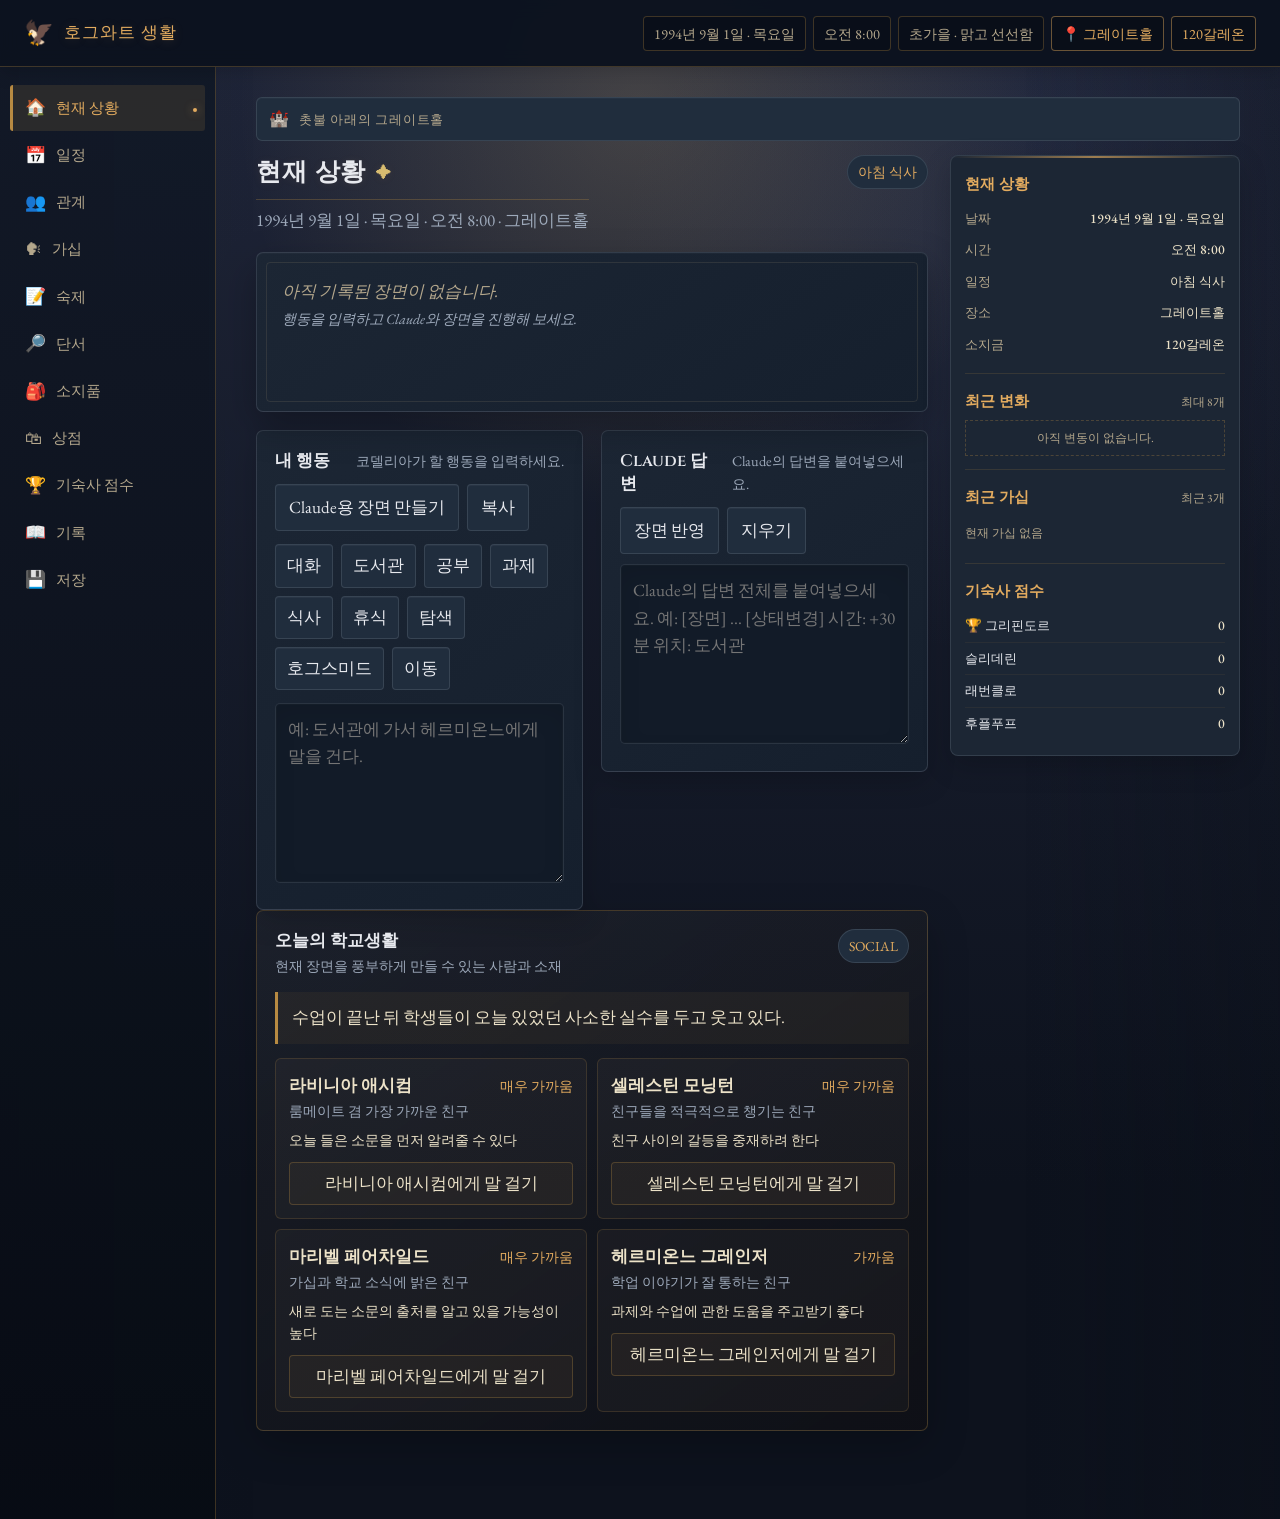
<file: index.html>
<!DOCTYPE html>
<html lang="ko">
<head>
<meta charset="UTF-8" />
<meta name="viewport" content="width=device-width, initial-scale=1.0" />
<title>호그와트 생활 · 코델리아 코티어즈</title>
<link rel="preconnect" href="https://fonts.googleapis.com" />
<link rel="preconnect" href="https://fonts.gstatic.com" crossorigin />
<link href="https://fonts.googleapis.com/css2?family=Cinzel:wght@500;600;700&family=EB+Garamond:ital,wght@0,400;0,500;0,600;1,400&display=swap" rel="stylesheet" />
<link rel="stylesheet" href="style.css" />
</head>
<body class="theme-hogwarts">
<div class="app">
  <header class="status-bar">
    <div class="status-bar__brand"><span class="status-bar__crest" id="statusCrest">🦅</span><span class="status-bar__title">호그와트 생활</span></div>
    <div class="status-bar__info">
      <span class="status-chip" id="statDate">-</span>
      <span class="status-chip" id="statTime">-</span>
      <span class="status-chip" id="statWeather">-</span>
      <span class="status-chip status-chip--location" id="statLocation">-</span>
      <span class="status-chip status-chip--money" id="statMoney">0갈레온</span>
    </div>
  </header>

  <div class="app__body">
    <nav class="nav" role="tablist" aria-label="메뉴" id="mainNav">
      <button class="nav__item" role="tab" aria-selected="true" data-target="situation">🏠<span>현재 상황</span></button>
      <button class="nav__item" role="tab" aria-selected="false" data-target="schedule">📅<span>일정</span></button>
      <button class="nav__item" role="tab" aria-selected="false" data-target="relationships">👥<span>관계</span></button>
      <button class="nav__item" role="tab" aria-selected="false" data-target="gossip">🗣<span>가십</span></button>
      <button class="nav__item" role="tab" aria-selected="false" data-target="homework">📝<span>숙제</span></button>
      <button class="nav__item" role="tab" aria-selected="false" data-target="clues">🔎<span>단서</span></button>
      <button class="nav__item" role="tab" aria-selected="false" data-target="inventory">🎒<span>소지품</span></button>
      <button class="nav__item" role="tab" aria-selected="false" data-target="shop">🛍<span>상점</span></button>
      <button class="nav__item" role="tab" aria-selected="false" data-target="house-points">🏆<span>기숙사 점수</span></button>
      <button class="nav__item" role="tab" aria-selected="false" data-target="events">📖<span>기록</span></button>
      <button class="nav__item" role="tab" aria-selected="false" data-target="save">💾<span>저장</span></button>
    </nav>

    <main class="main">
      <div class="atmosphere-band" id="atmosphereBand"><span id="atmosphereIcon">✦</span><span id="atmosphereText">호그와트</span></div>
      <section class="panel" data-panel="situation">
        <div class="situation-layout">
          <div class="situation-main">
            <div class="panel-heading"><div><h1 class="panel__title">현재 상황</h1><p class="panel__subtitle" id="situationSubtitle">-</p></div><span class="pill" id="currentSchedulePill">-</span></div>
            <article class="scene-card" id="sceneCard"><div class="scene-card__empty">아직 기록된 장면이 없습니다.</div></article>

            <section class="night-exploration-card" id="nightExplorationCard" hidden></section>
            <section class="hogsmeade-card" id="hogsmeadeCard" hidden></section>
            <section class="holiday-travel-card" id="holidayTravelCard" hidden></section>

            <div class="play-io-grid">
              <section class="action-card play-io-card">
                <div class="section-heading"><h2>내 행동</h2><span class="muted">코델리아가 할 행동을 입력하세요.</span></div>
                <div class="action-buttons play-io-buttons"><button class="primary" id="generatePromptBtn">Claude용 장면 만들기</button><button class="secondary" id="copyPromptBtn">복사</button></div>
                <div class="quick-actions" id="quickActions" aria-label="빠른 행동"></div>
                <textarea id="actionInput" rows="5" placeholder="예: 도서관에 가서 헤르미온느에게 말을 건다."></textarea>
                <div class="generated-box" id="generatedPromptBox" hidden><div class="generated-box__header"><strong>Claude에 보낼 내용</strong><span class="muted">복사해서 Claude에 붙여넣으세요.</span></div><pre id="generatedPrompt"></pre></div>
              </section>

              <section class="claude-card play-io-card"> <div class="section-heading"> <h2>Claude 답변</h2> <span class="muted">Claude의 답변을 붙여넣으세요.</span> </div> <!-- 버튼을 텍스트 입력칸 위로 이동 --> <div class="action-buttons play-io-buttons"> <button class="primary" id="applyClaudeBtn">장면 반영</button> <button class="secondary" id="clearClaudeBtn">지우기</button> </div> <textarea id="claudeResponse" rows="5" placeholder="Claude의 답변 전체를 붙여넣으세요. 예: [장면] ... [상태변경] 시간: +30분 위치: 도서관"></textarea> <div class="notice" id="parseNotice" hidden></div> </section>
            </div>

            <section class="social-context-card">
              <div class="section-heading"><div><h2>오늘의 학교생활</h2><span class="muted">현재 장면을 풍부하게 만들 수 있는 사람과 소재</span></div><span class="pill">SOCIAL</span></div>
              <div class="daily-social-hook" id="dailySocialHook">-</div>
              <div class="social-lead-grid" id="socialLeadList"></div>
            </section>
          </div>

          <aside class="live-panel" aria-label="현재 게임 요약">
            <div class="live-section">
              <div class="live-heading"><h2>현재 상황</h2></div>
              <div id="liveStatus"></div>
            </div>

            <div class="live-section">
              <div class="live-heading"><h2>최근 변화</h2><span>최대 8개</span></div>
              <div id="recentChanges"></div>
            </div>

            <div class="live-section">
              <div class="live-heading"><h2>최근 가십</h2><span>최근 3개</span></div>
              <div id="liveGossip"></div>
            </div>

            <div class="live-section">
              <div class="live-heading"><h2>기숙사 점수</h2></div>
              <div id="liveHouses"></div>
            </div>
          </aside>
        </div>
      </section>

      <section class="panel" data-panel="schedule" hidden><h1 class="panel__title">일정</h1><p class="schedule-subtitle" id="scheduleSubtitle">오늘의 일정</p><ul class="schedule-list" id="scheduleList"></ul></section>
      <section class="panel" data-panel="relationships" hidden><h1 class="panel__title">관계</h1><div class="relationship-summary" id="relationshipSummary"></div><div class="card-grid" id="relationshipList"></div></section>
      <section class="panel" data-panel="gossip" hidden><h1 class="panel__title">가십</h1><div class="card-grid" id="gossipList"></div></section>
      <section class="panel" data-panel="homework" hidden><h1 class="panel__title">숙제</h1><p class="panel__subtitle">수업에서 받은 과제를 기록하고, 자습이나 여가 시간에 실제 시간을 들여 완성도를 올립니다.</p><div class="card-grid" id="homeworkList"></div></section>
      <section class="panel" data-panel="clues" hidden><h1 class="panel__title">단서</h1><p class="panel__subtitle">사건에서 발견해 확정된 정보입니다. 이후 사건에서 다시 활용될 수 있습니다.</p><div class="card-grid" id="clueList"></div></section>
      <section class="panel" data-panel="inventory" hidden><h1 class="panel__title">소지품</h1><div class="money-card"><div><span class="muted">현재 소지금</span><strong id="inventoryMoney">0갈레온</strong></div><span class="money-note">1갈레온 = 17시클 · 1시클 = 29너클</span></div><div class="card-grid" id="inventoryList"></div></section>
      <section class="panel" data-panel="shop" hidden><div class="panel-heading"><div><h1 class="panel__title">상점</h1><p class="panel__subtitle">호그스미드 방문일에 호그스미드에서만 이용할 수 있습니다.</p><div id="shopStatus" class="shop-closed">이용 상태 확인 중</div></div><span class="pill" id="shopWallet">0갈레온</span></div><div class="shop-tabs" id="shopTabs"></div><div class="shop-grid" id="shopList"></div></section>
      <section class="panel" data-panel="house-points" hidden><h1 class="panel__title">기숙사 점수</h1><p class="panel__subtitle">네 기숙사의 현재 점수와 최근 변동을 확인합니다.</p><div class="house-grid" id="houseGrid"></div><div class="history-list" id="pointsHistory"></div></section>
      <section class="panel" data-panel="events" hidden><h1 class="panel__title">생활 기록</h1><div class="timeline" id="eventsList"></div></section>
      <section class="panel" data-panel="save" hidden>
        <h1 class="panel__title">저장 / 불러오기</h1>
        <p class="panel__subtitle">게임 상태를 JSON 파일로 저장해 안전하게 보관하고, 같은 파일을 다시 불러와 이어서 플레이합니다.</p>
        <div class="file-save-card">
          <div class="file-save-actions">
            <button class="primary" id="exportSaveBtn">JSON 파일로 저장</button>
            <button class="secondary" id="importSaveBtn">JSON 파일 불러오기</button>
            <input id="importSaveInput" type="file" accept="application/json,.json" hidden />
          </div>
          <div class="file-save-note" id="fileSaveStatus">파일 저장 방식만 사용합니다. 브라우저를 바꿔도 JSON 파일만 있으면 이어서 플레이할 수 있습니다.</div>
        </div>
        <button class="secondary" id="newGameBtn">새 게임으로 초기화</button>
      </section>
    </main>
  </div>
</div>
<script src="game.js"></script>
</body>
</html>
</file>
<file: style.css>
:root{--ink:#1b130d;--oak:#2a1e14;--oak2:#34271b;--parchment:#ece2c8;--dim:#b4a78c;--brass:#b78a42;--candle:#e2ab5f;--green:#6d8b6e;--red:#a66b5e;--blue:#657b93;--border:rgba(183,138,66,.3);--shadow:0 14px 40px rgba(0,0,0,.22);--display:'Cinzel','Palatino Linotype',Georgia,serif;--body:'EB Garamond','Palatino Linotype',Georgia,serif}
*{box-sizing:border-box}html,body{margin:0;padding:0}body{min-height:100vh;background:radial-gradient(ellipse at top,rgba(183,138,66,.08),transparent 52%),linear-gradient(180deg,#21170f,var(--ink));color:var(--parchment);font-family:var(--body);font-size:17px;line-height:1.6}.app{min-height:100vh}.status-bar{position:sticky;top:0;z-index:30;display:flex;align-items:center;justify-content:space-between;gap:14px;padding:14px 24px;background:rgba(34,25,17,.97);border-bottom:1px solid var(--border);box-shadow:0 4px 18px rgba(0,0,0,.18)}.status-bar__brand{display:flex;align-items:center;gap:10px}.status-bar__crest{font-size:1.5rem}.status-bar__title{font-family:var(--display);color:var(--candle);letter-spacing:.06em}.status-bar__info{display:flex;gap:7px;flex-wrap:wrap;justify-content:flex-end}.status-chip{padding:5px 10px;border:1px solid var(--border);border-radius:4px;background:rgba(0,0,0,.2);color:var(--dim);font-size:.9rem}.status-chip--location,.status-chip--money{color:var(--candle);border-color:rgba(226,171,95,.45)}.app__body{display:grid;grid-template-columns:216px minmax(0,1fr);min-height:calc(100vh - 71px)}.nav{padding:18px 10px;border-right:1px solid var(--border);background:rgba(0,0,0,.16);display:flex;flex-direction:column;gap:2px}.nav__item{display:flex;align-items:center;gap:10px;width:100%;padding:9px 12px;background:transparent;border:0;border-left:3px solid transparent;border-radius:3px;color:var(--dim);font:inherit;cursor:pointer;text-align:left}.nav__item:hover{background:rgba(183,138,66,.1);color:var(--parchment)}.nav__item[aria-selected="true"]{background:rgba(183,138,66,.15);color:var(--candle);border-left-color:var(--brass)}.nav__item span{font-size:.95rem}.main{width:100%;max-width:1100px;padding:30px 40px 70px}.panel__title{font:600 1.55rem var(--display);color:var(--candle);margin:0;padding-bottom:10px;border-bottom:1px solid var(--border)}.panel__subtitle,.schedule-subtitle{margin:7px 0 18px;color:var(--dim)}.panel-heading,.section-heading,.generated-box__header{display:flex;justify-content:space-between;align-items:flex-start;gap:14px}.pill{display:inline-flex;align-items:center;padding:5px 10px;border:1px solid var(--border);border-radius:999px;color:var(--candle);background:rgba(183,138,66,.08);font-size:.86rem;white-space:nowrap}.scene-card,.action-card,.claude-card,.money-card,.shop-card,.simple-card{border:1px solid var(--border);border-radius:7px;background:rgba(236,226,200,.045);box-shadow:var(--shadow)}.scene-card{padding:25px;min-height:160px;margin-bottom:18px}.scene-card__empty{color:var(--dim);font-style:italic}.scene-card__text{white-space:pre-wrap}.scene-meta{display:flex;flex-wrap:wrap;gap:7px;margin-bottom:13px}.meta-chip{font-size:.8rem;color:var(--dim);padding:3px 8px;border:1px solid rgba(183,138,66,.2);border-radius:999px}.action-card,.claude-card{padding:18px;margin-bottom:18px}.section-heading h2{font:600 1.05rem var(--display);margin:0;color:var(--parchment)}.muted{color:var(--dim);font-size:.9rem}.quick-actions{display:flex;gap:8px;flex-wrap:wrap;margin:13px 0}.quick-actions button,.shop-tab,.buy-btn,.secondary,.primary{font:inherit;cursor:pointer;border-radius:4px}.quick-actions button,.shop-tab{padding:7px 11px;border:1px solid var(--border);background:rgba(183,138,66,.07);color:var(--parchment)}.quick-actions button:hover,.shop-tab.active,.buy-btn:hover{background:rgba(183,138,66,.18);color:var(--candle)}.action-row{display:grid;grid-template-columns:1fr auto;gap:12px}.play-io-grid{display:grid;grid-template-columns:minmax(0,1fr) minmax(0,1fr);gap:18px;align-items:start}.play-io-card{margin-bottom:0;min-width:0}.play-io-card textarea{min-height:180px}.play-io-buttons{margin-top:10px}.play-io-card .generated-box{max-height:320px;overflow:auto}.play-io-card .generated-box pre{max-height:270px;overflow:auto}.play-io-card .section-heading{margin-bottom:12px}textarea,pre{font:inherit}textarea{width:100%;resize:vertical;min-height:46px;padding:12px;border:1px solid var(--border);background:#17100b;color:var(--parchment);border-radius:5px;outline:none}textarea:focus{border-color:var(--brass);box-shadow:0 0 0 2px rgba(183,138,66,.1)}.action-buttons{display:flex;gap:8px;flex-wrap:wrap;align-items:center}.primary,.secondary{border:1px solid var(--brass);padding:9px 13px}.primary{background:rgba(183,138,66,.18);color:var(--candle)}.secondary{background:transparent;color:var(--parchment-dim)}.generated-box{margin-top:14px;border-top:1px solid var(--border);padding-top:13px}.generated-box pre{white-space:pre-wrap;word-break:break-word;margin:9px 0 0;padding:12px;background:#120d08;border-radius:5px;color:var(--parchment);font-size:.9rem}.notice{margin-top:10px;padding:10px 12px;border:1px solid rgba(109,139,110,.4);background:rgba(109,139,110,.08);border-radius:4px;color:#cdd9cd}.notice.error{border-color:rgba(166,107,94,.5);background:rgba(166,107,94,.08);color:#e5c7bf}.schedule-list{list-style:none;padding:0;margin:0;display:flex;flex-direction:column;gap:2px}.schedule-item{display:grid;grid-template-columns:92px 30px 1fr auto;align-items:center;gap:10px;padding:10px 12px;border-left:3px solid transparent;border-radius:4px}.schedule-item--ongoing{background:rgba(183,138,66,.13);border-left-color:var(--brass)}.schedule-item--done{opacity:.45}.schedule-item__time,.schedule-item__status{color:var(--dim);font-size:.85rem}.card-grid{display:grid;grid-template-columns:repeat(auto-fit,minmax(250px,1fr));gap:12px}.simple-card{padding:15px}.relationship-summary{margin-bottom:15px;color:var(--dim)}.relation-name,.item-name,.house-name{color:var(--parchment);font-weight:600}.relation-level{color:var(--candle);font-size:.9rem}.card-row{display:flex;justify-content:space-between;gap:10px}.subtext{color:var(--dim);font-size:.9rem}.money-card{display:flex;align-items:center;justify-content:space-between;gap:15px;padding:16px;margin-bottom:15px}.money-card strong{display:block;font:600 1.45rem var(--display);color:var(--candle)}.money-note{font-size:.82rem;color:var(--dim)}.inventory-empty{padding:35px;text-align:center;border:1px dashed var(--border);color:var(--dim)}.shop-tabs{display:flex;gap:8px;flex-wrap:wrap;margin:10px 0 17px}.shop-grid{display:grid;grid-template-columns:repeat(auto-fit,minmax(250px,1fr));gap:12px}.shop-card{padding:16px}.shop-card__top{display:flex;justify-content:space-between;gap:12px}.shop-price{color:var(--candle);white-space:nowrap}.buy-btn{width:100%;margin-top:13px;padding:8px;border:1px solid var(--border);background:rgba(183,138,66,.06);color:var(--parchment)}.buy-btn:disabled{opacity:.35;cursor:not-allowed}.academic-row{display:grid;grid-template-columns:170px 1fr 52px;gap:10px;align-items:center;margin:10px 0}.bar{height:8px;background:#120d08;border-radius:999px;overflow:hidden;border:1px solid rgba(183,138,66,.15)}.bar span{display:block;height:100%;background:linear-gradient(90deg,var(--brass),var(--candle));border-radius:inherit}.academic-score{text-align:right;color:var(--candle)}.house-grid{display:grid;grid-template-columns:repeat(4,1fr);gap:12px;margin-bottom:18px}.house-card{padding:16px;border:1px solid var(--border);border-radius:7px;background:rgba(236,226,200,.045)}.house-card--leader{box-shadow:0 0 0 1px rgba(226,171,95,.2)}.house-score{font:600 1.6rem var(--display);color:var(--candle);margin-top:4px}.history-list{display:flex;flex-direction:column;gap:7px}.history-item{display:flex;justify-content:space-between;gap:12px;padding:9px 11px;border-bottom:1px solid rgba(183,138,66,.12)}.history-item .positive{color:#a8c3a9}.history-item .negative{color:#d1a29b}.timeline{display:flex;flex-direction:column;gap:10px}.timeline-item{padding:13px 15px;border-left:2px solid var(--brass);background:rgba(236,226,200,.04);border-radius:0 5px 5px 0}.timeline-time{color:var(--candle);font-size:.85rem}.save-grid{display:grid;grid-template-columns:repeat(3,1fr);gap:12px;margin-bottom:16px}.save-slot{border:1px solid var(--border);border-radius:7px;padding:15px;background:rgba(236,226,200,.045)}.save-slot strong{display:block;margin-bottom:6px;color:var(--candle)}.save-slot .action-buttons{margin-top:10px}.empty{padding:35px;color:var(--dim);text-align:center;border:1px dashed var(--border)}
@media(max-width:900px){.play-io-grid{grid-template-columns:1fr}.play-io-card textarea{min-height:150px}.app__body{grid-template-columns:1fr}.nav{position:sticky;top:68px;z-index:20;flex-direction:row;overflow:auto;border-right:0;border-bottom:1px solid var(--border);padding:7px 5px;background:rgba(20,14,9,.96)}.nav__item{min-width:max-content;width:auto;flex-direction:column;gap:2px;border-left:0;border-top:3px solid transparent;text-align:center;padding:5px 9px;font-size:.75rem}.nav__item[aria-selected="true"]{border-top-color:var(--brass);border-left:0}.main{max-width:none;padding:20px 15px 100px}.house-grid{grid-template-columns:repeat(2,1fr)}.save-grid{grid-template-columns:1fr}.action-row{grid-template-columns:1fr}.action-buttons{justify-content:flex-start}.status-bar{align-items:flex-start;flex-direction:column;padding:11px 15px}.status-bar__info{justify-content:flex-start}.academic-row{grid-template-columns:120px 1fr 46px}}
@media(max-width:480px){body{font-size:16px}.panel__title{font-size:1.25rem}.scene-card{padding:18px}.schedule-item{grid-template-columns:68px 26px 1fr}.schedule-item__status{display:none}.money-card{align-items:flex-start;flex-direction:column}.house-grid{grid-template-columns:1fr 1fr}.shop-grid,.card-grid{grid-template-columns:1fr}}

.item-roles{margin-top:8px;padding:7px 9px;border-radius:5px;background:rgba(183,138,66,.06);color:var(--dim);font-size:.84rem}.item-roles strong{color:var(--candle);font-weight:600}.shop-closed{display:inline-block;margin-top:7px;padding:5px 9px;border:1px solid rgba(166,107,94,.38);border-radius:999px;color:#d1a29b;background:rgba(166,107,94,.06);font-size:.83rem}.shop-closed.shop-open{border-color:rgba(109,139,110,.42);color:#b8cfb8;background:rgba(109,139,110,.06)}.shop-tab:disabled{opacity:.35;cursor:not-allowed}.shop-lock{min-height:280px;display:flex;flex-direction:column;align-items:center;justify-content:center;text-align:center;border:1px dashed var(--border);border-radius:7px;color:var(--dim);padding:30px}.shop-lock__icon{font-size:2.5rem;margin-bottom:8px}.shop-lock strong{font:600 1.15rem var(--display);color:var(--parchment)}.shop-lock p{max-width:520px;margin:7px 0}.clue-card .card-row span{color:var(--dim);font-size:.78rem}

/* ===== 현재 상황: 고정 요약 패널 ===== */
.situation-layout{display:grid;grid-template-columns:minmax(0,1fr) 290px;gap:22px;align-items:start}
.situation-main{min-width:0}
.live-panel{position:sticky;top:92px;align-self:start;max-height:calc(100vh - 112px);overflow:auto;border:1px solid var(--border);border-radius:8px;background:rgba(34,25,17,.96);box-shadow:var(--shadow);padding:14px}
.live-section{padding:4px 0 13px;margin-bottom:13px;border-bottom:1px solid rgba(183,138,66,.17)}
.live-section:last-child{border-bottom:0;margin-bottom:0;padding-bottom:2px}
.live-heading{display:flex;align-items:center;justify-content:space-between;gap:8px;margin-bottom:8px}
.live-heading h2{margin:0;font:600 .95rem var(--display);color:var(--candle)}
.live-heading span{font-size:.72rem;color:var(--dim)}
.live-status-row,.live-row{display:flex;align-items:flex-start;justify-content:space-between;gap:10px;padding:5px 0;font-size:.84rem}
.live-status-row span{color:var(--dim)}
.live-status-row strong,.live-row strong{color:var(--parchment);font-weight:500;text-align:right}
.live-row{border-bottom:1px solid rgba(183,138,66,.08)}
.live-row:last-child{border-bottom:0}
.live-gossip{padding:7px 0;border-bottom:1px solid rgba(183,138,66,.08)}
.live-gossip:last-child{border-bottom:0}
.live-gossip strong{display:block;font-size:.82rem;font-weight:500;line-height:1.4}
.live-gossip span{display:inline-block;margin-top:3px;color:var(--dim);font-size:.72rem}
.change-item{display:flex;justify-content:space-between;gap:8px;padding:6px 0;border-bottom:1px solid rgba(183,138,66,.08);font-size:.79rem;line-height:1.35}
.change-item:last-child{border-bottom:0}
.change-item time{flex:none;color:var(--dim);font-size:.68rem}
.change-item--relationship span{color:#d7b9d2}
.change-item--gossip span{color:#e0c58c}
.change-item--house span{color:#c7d7a4}
.change-item--academic span{color:#b9c9df}
.change-item--money span{color:#e2c27e}
.change-item--item span{color:#c9c0df}
.change-item--clue span{color:#b7d0c0}
.change-item--event span{color:var(--candle)}
.change-item--location span,.change-item--time span{color:#d4c7ae}
.compact-empty{padding:7px 0;color:var(--dim);font-size:.78rem}
.notice{position:relative;z-index:2}
.record-group{margin-bottom:26px}
.record-group:last-child{margin-bottom:0}
.record-group__heading{display:flex;align-items:center;justify-content:space-between;gap:10px;margin:0 0 10px}
.record-group__heading h2{margin:0;color:var(--parchment);font:600 1rem var(--display)}
.record-group__heading span{color:var(--dim);font-size:.78rem}
.timeline-item--important{border-left-color:var(--candle);background:rgba(183,138,66,.065)}

@media(max-width:1100px){
  .situation-layout{grid-template-columns:minmax(0,1fr) 260px}
}

@media(max-width:900px){
  .situation-layout{grid-template-columns:1fr}
  .live-panel{position:static;max-height:none;overflow:visible;order:-1}
}


/* ===== 고풍스러운 마법학교 분위기 / 시간·장소별 테마 ===== */
body{background-color:#17110c;background-image:radial-gradient(circle at 20% 10%,rgba(226,171,95,.08),transparent 28%),radial-gradient(circle at 80% 20%,rgba(102,123,147,.06),transparent 30%),linear-gradient(180deg,#241a11,#120d09 72%);transition:background .45s ease,color .35s ease}
body::before{content:"";position:fixed;inset:0;pointer-events:none;z-index:-1;opacity:.16;background-image:repeating-linear-gradient(0deg,rgba(255,255,255,.025) 0 1px,transparent 1px 4px),repeating-linear-gradient(90deg,rgba(255,255,255,.018) 0 1px,transparent 1px 5px)}
.status-bar{backdrop-filter:blur(8px)}
.status-bar__title{font-size:1.05rem;text-shadow:0 1px 12px rgba(226,171,95,.18)}
.app__body{background:linear-gradient(90deg,rgba(0,0,0,.08),transparent 22%,transparent 78%,rgba(0,0,0,.12))}
.nav{background:linear-gradient(180deg,rgba(39,27,18,.82),rgba(16,11,8,.8))}
.nav__item{position:relative}
.nav__item[aria-selected="true"]::after{content:"";position:absolute;right:8px;top:50%;width:4px;height:4px;border-radius:50%;background:var(--candle);box-shadow:0 0 9px rgba(226,171,95,.7)}
.main{max-width:1400px}
.panel__title{letter-spacing:.035em;text-shadow:0 1px 10px rgba(226,171,95,.08)}
.panel__title::after{content:"✦";margin-left:10px;font-size:.6em;color:rgba(226,171,95,.55);vertical-align:middle}
.scene-card,.action-card,.claude-card,.money-card,.shop-card,.simple-card,.house-card,.save-slot{background:linear-gradient(145deg,rgba(240,228,202,.055),rgba(18,12,8,.35));box-shadow:0 12px 36px rgba(0,0,0,.2),inset 0 1px rgba(255,255,255,.025)}
.scene-card{position:relative;overflow:hidden;border-color:rgba(183,138,66,.38)}
.scene-card::before{content:"";position:absolute;inset:9px;border:1px solid rgba(226,171,95,.08);border-radius:4px;pointer-events:none}
.scene-card__text{font-size:1.03rem;line-height:1.85;position:relative}
.quick-actions button,.shop-tab,.buy-btn,.secondary,.primary{box-shadow:inset 0 1px rgba(255,255,255,.04)}
textarea,pre{box-shadow:inset 0 0 0 1px rgba(255,255,255,.015),inset 0 10px 22px rgba(0,0,0,.08)}
.atmosphere-band{display:flex;align-items:center;gap:9px;margin:0 0 14px;padding:8px 12px;border:1px solid rgba(183,138,66,.22);border-radius:6px;background:rgba(0,0,0,.18);color:var(--dim);font-size:.82rem;letter-spacing:.06em;text-transform:none;box-shadow:inset 0 1px rgba(255,255,255,.025)}
.atmosphere-band span:first-child{color:var(--candle);font-size:1rem}

/* 장소별 */
body.great-hall-morning,body.great-hall-afternoon{background-image:radial-gradient(circle at 50% 8%,rgba(226,171,95,.13),transparent 28%),linear-gradient(180deg,#302116,#16100c 74%)}
body.great-hall-evening{background-image:radial-gradient(circle at 50% 5%,rgba(226,171,95,.18),transparent 24%),linear-gradient(180deg,#26180f,#100b08 74%)}
body.great-hall-night{background-image:radial-gradient(circle at 50% 8%,rgba(134,102,68,.12),transparent 20%),linear-gradient(180deg,#17120e,#0b0806 78%)}
body.astronomy-night{background-image:radial-gradient(circle at 65% 12%,rgba(123,145,188,.13),transparent 22%),radial-gradient(circle at 20% 32%,rgba(100,120,145,.07),transparent 24%),linear-gradient(180deg,#111724,#090b10 78%)}
body.library-morning,body.library-afternoon{background-image:radial-gradient(circle at 65% 12%,rgba(171,133,79,.08),transparent 24%),linear-gradient(180deg,#241b14,#120e0b 74%)}
body.library-evening,body.library-night{background-image:radial-gradient(circle at 65% 12%,rgba(226,171,95,.07),transparent 20%),linear-gradient(180deg,#19130f,#0c0907 78%)}
body.greenhouse{background-image:radial-gradient(circle at 70% 10%,rgba(109,139,110,.16),transparent 26%),radial-gradient(circle at 20% 50%,rgba(94,119,91,.09),transparent 30%),linear-gradient(180deg,#172017,#0c110d 76%)}
body.potions{background-image:radial-gradient(circle at 30% 10%,rgba(129,113,150,.08),transparent 22%),linear-gradient(180deg,#1d171a,#0d0b0d 76%)}
body.transfiguration{background-image:radial-gradient(circle at 50% 8%,rgba(216,194,156,.07),transparent 20%),linear-gradient(180deg,#27211b,#110e0b 76%)}
body.charms{background-image:radial-gradient(circle at 65% 10%,rgba(226,171,95,.11),transparent 22%),linear-gradient(180deg,#291d13,#100b08 76%)}
body.dada{background-image:radial-gradient(circle at 30% 10%,rgba(116,92,86,.1),transparent 22%),linear-gradient(180deg,#1a1413,#0b0909 78%)}
body.hogsmeade-morning,body.hogsmeade-afternoon{background-image:radial-gradient(circle at 50% 5%,rgba(226,171,95,.12),transparent 25%),linear-gradient(180deg,#302319,#17100c 75%)}
body.hogsmeade-evening,body.hogsmeade-night{background-image:radial-gradient(circle at 55% 7%,rgba(226,171,95,.15),transparent 22%),linear-gradient(180deg,#21150f,#0d0907 76%)}
body.hogsmeade-snow{background-image:radial-gradient(circle at 70% 8%,rgba(190,204,220,.11),transparent 22%),linear-gradient(180deg,#20242a,#0d1014 78%)}
body.ravenclaw-morning,body.ravenclaw-afternoon{background-image:radial-gradient(circle at 78% 16%,rgba(101,123,147,.14),transparent 25%),linear-gradient(180deg,#171d25,#0b0e12 76%)}
body.ravenclaw-evening,body.ravenclaw-night{background-image:radial-gradient(circle at 78% 12%,rgba(101,123,147,.16),transparent 24%),linear-gradient(180deg,#121722,#080a0f 80%)}
body.castle-dawn,body.castle-morning,body.castle-afternoon{background-image:radial-gradient(circle at 45% 4%,rgba(226,171,95,.09),transparent 22%),linear-gradient(180deg,#251b13,#120d09 76%)}
body.castle-evening,body.castle-night{background-image:radial-gradient(circle at 45% 6%,rgba(101,123,147,.06),transparent 18%),linear-gradient(180deg,#15131a,#09090b 80%)}

.live-panel{border-color:rgba(183,138,66,.38);background:linear-gradient(180deg,rgba(39,28,19,.97),rgba(17,12,8,.96));box-shadow:0 18px 48px rgba(0,0,0,.28),inset 0 1px rgba(255,255,255,.03)}
.live-panel::before{content:"";display:block;height:2px;margin:-14px -14px 12px;background:linear-gradient(90deg,transparent,rgba(226,171,95,.65),transparent)}
.record-group__heading h2{letter-spacing:.03em}

@media(max-width:900px){.main{max-width:none}.atmosphere-band{margin-bottom:12px}.live-panel{background:linear-gradient(180deg,rgba(39,28,19,.97),rgba(17,12,8,.96))}}

/* ===== 고정 패널: 장소/시간과 무관한 단정한 색상 ===== */
:root{
  --panel-bg:#1c2634;
  --panel-bg-deep:#151e2a;
  --panel-bg-soft:#202d3d;
  --panel-border:rgba(190,201,218,.14);
  --panel-border-strong:rgba(226,202,143,.28);
  --panel-text:#e7e9ee;
  --panel-muted:#9da9ba;
}

/* 본문 카드와 입력 영역은 테마 클래스의 영향을 받지 않고 동일한 색을 사용 */
.scene-card,
.action-card,
.claude-card,
.money-card,
.shop-card,
.simple-card,
.house-card,
.save-slot,
.live-panel,
.record-group,
.generated-box,
.scene-log,
.change-log,
.current-info-card{
  background:var(--panel-bg) !important;
  color:var(--panel-text);
  border-color:var(--panel-border) !important;
  box-shadow:0 10px 28px rgba(0,0,0,.18);
}

.scene-card::before{border-color:rgba(226,202,143,.11) !important;}

textarea,
.generated-box pre{
  background:var(--panel-bg-deep) !important;
  color:var(--panel-text) !important;
  border-color:var(--panel-border) !important;
}

.quick-actions button,
.shop-tab,
.buy-btn,
.secondary,
.primary{
  background:var(--panel-bg-soft);
  border-color:var(--panel-border);
  color:var(--panel-text);
}

.quick-actions button:hover,
.shop-tab:hover,
.shop-tab.active,
.buy-btn:hover,
.primary:hover,
.secondary:hover{
  background:#29384b;
  border-color:var(--panel-border-strong);
  color:#f0d995;
}

.pill,
.meta-chip,
.atmosphere-band,
.shop-closed{
  background:var(--panel-bg-soft) !important;
  border-color:var(--panel-border) !important;
}

/* 고정 패널 내부의 요약 카드도 동일한 고정색 */
.live-panel .live-card,
.live-panel .summary-card,
.live-panel .mini-card,
.live-panel .change-item,
.live-panel .gossip-item,
.live-panel .house-mini{
  background:var(--panel-bg-deep) !important;
  border-color:var(--panel-border) !important;
}

/* 제목/본문 색상도 테마에 따라 흔들리지 않게 */
.scene-card__text,
.section-heading h2,
.record-group__heading h2,
.panel__title,
.house-name,
.relation-name,
.item-name{
  color:var(--panel-text);
}

.panel__subtitle,
.schedule-subtitle,
.muted,
.subtext,
.money-note{
  color:var(--panel-muted);
}

.panel__title::after{
  color:#d8bc70;
}

/* ===== 관계/소지품 탭은 그대로 유지 ===== */
.nav__item[data-target="relationships"],
.nav__item[data-target="inventory"]{
  display:flex !important;
}

/* 모바일에서는 고정 패널을 일반 흐름으로 */
@media(max-width:900px){
  .scene-card,
  .action-card,
  .claude-card,
  .money-card,
  .shop-card,
  .simple-card,
  .house-card,
  .save-slot,
  .live-panel{
    background:var(--panel-bg) !important;
  }
}

/* ===== 최종 색감 보정: 갈색 대신 차가운 마법성 배경 ===== */
body{
  background-color:#0b1018 !important;
  background-image:
    radial-gradient(circle at 50% 0%,rgba(104,126,177,.18),transparent 30%),
    radial-gradient(circle at 15% 18%,rgba(103,84,151,.10),transparent 24%),
    linear-gradient(180deg,#151b2b 0%,#0a0f18 72%,#080c13 100%) !important;
}
.nav{background:linear-gradient(180deg,rgba(18,25,39,.94),rgba(8,12,20,.94)) !important}
.status-bar{background:rgba(12,18,30,.97) !important}
.app__body{background:linear-gradient(90deg,rgba(8,12,20,.18),transparent 20%,transparent 80%,rgba(8,12,20,.24)) !important}

/* 시간·장소별 배경: 갈색을 줄이고 성/밤/마법의 분위기를 강조 */
body.great-hall-morning,body.great-hall-afternoon{
  background-image:radial-gradient(circle at 50% 7%,rgba(240,205,133,.18),transparent 26%),radial-gradient(circle at 78% 18%,rgba(113,129,180,.10),transparent 24%),linear-gradient(180deg,#20263a,#0d121d 78%) !important;
}
body.great-hall-evening{
  background-image:radial-gradient(circle at 50% 5%,rgba(234,190,110,.18),transparent 23%),radial-gradient(circle at 16% 20%,rgba(110,92,164,.10),transparent 24%),linear-gradient(180deg,#1d2133,#0b0f18 80%) !important;
}
body.great-hall-night,body.astronomy-night{
  background-image:radial-gradient(circle at 64% 8%,rgba(112,139,204,.17),transparent 24%),radial-gradient(circle at 18% 24%,rgba(81,75,145,.12),transparent 25%),linear-gradient(180deg,#0f1525,#070b12 82%) !important;
}
body.library-morning,body.library-afternoon{
  background-image:radial-gradient(circle at 65% 10%,rgba(190,174,127,.10),transparent 22%),linear-gradient(180deg,#1b2230,#0d121a 78%) !important;
}
body.library-evening,body.library-night{
  background-image:radial-gradient(circle at 65% 9%,rgba(120,139,185,.12),transparent 21%),linear-gradient(180deg,#141a28,#090d15 82%) !important;
}
body.greenhouse{
  background-image:radial-gradient(circle at 70% 10%,rgba(90,143,114,.17),transparent 26%),radial-gradient(circle at 18% 45%,rgba(70,112,91,.10),transparent 28%),linear-gradient(180deg,#13231f,#08120f 80%) !important;
}
body.potions{
  background-image:radial-gradient(circle at 30% 10%,rgba(135,112,170,.14),transparent 23%),linear-gradient(180deg,#1a1725,#0a0b12 80%) !important;
}
body.transfiguration{
  background-image:radial-gradient(circle at 50% 8%,rgba(190,196,208,.10),transparent 20%),linear-gradient(180deg,#202632,#0c1119 79%) !important;
}
body.charms{
  background-image:radial-gradient(circle at 65% 10%,rgba(222,194,117,.12),transparent 22%),linear-gradient(180deg,#222536,#0c1019 79%) !important;
}
body.dada{
  background-image:radial-gradient(circle at 30% 10%,rgba(110,107,135,.12),transparent 22%),linear-gradient(180deg,#181c29,#090d14 82%) !important;
}
body.hogsmeade-morning,body.hogsmeade-afternoon{
  background-image:radial-gradient(circle at 50% 5%,rgba(229,209,159,.12),transparent 24%),linear-gradient(180deg,#242a35,#10151c 78%) !important;
}
body.hogsmeade-evening,body.hogsmeade-night{
  background-image:radial-gradient(circle at 55% 7%,rgba(224,187,115,.13),transparent 22%),linear-gradient(180deg,#1b202c,#0b0f17 82%) !important;
}
body.hogsmeade-snow{
  background-image:radial-gradient(circle at 70% 8%,rgba(205,220,242,.17),transparent 24%),linear-gradient(180deg,#232b37,#101722 82%) !important;
}
body.ravenclaw-morning,body.ravenclaw-afternoon{
  background-image:radial-gradient(circle at 78% 16%,rgba(105,139,194,.20),transparent 25%),linear-gradient(180deg,#151e31,#080d16 80%) !important;
}
body.ravenclaw-evening,body.ravenclaw-night{
  background-image:radial-gradient(circle at 78% 12%,rgba(102,128,199,.20),transparent 24%),radial-gradient(circle at 22% 20%,rgba(92,75,157,.10),transparent 26%),linear-gradient(180deg,#101729,#070b12 84%) !important;
}
body.castle-dawn,body.castle-morning,body.castle-afternoon{
  background-image:radial-gradient(circle at 45% 4%,rgba(218,204,158,.12),transparent 22%),linear-gradient(180deg,#1f2634,#0c1118 80%) !important;
}
body.castle-evening,body.castle-night{
  background-image:radial-gradient(circle at 45% 6%,rgba(106,128,184,.12),transparent 20%),linear-gradient(180deg,#141a29,#080b11 84%) !important;
}

/* 왼쪽 메인 카드도 갈색 영향 제거 */
.scene-card,.action-card,.claude-card{
  background:linear-gradient(145deg,#1c2634,#151f2d) !important;
  border-color:rgba(190,201,218,.16) !important;
}
.scene-card{box-shadow:0 14px 36px rgba(0,0,0,.28),inset 0 1px rgba(255,255,255,.025) !important}
textarea,.generated-box pre{background:#121b28 !important}

/* 버튼은 입력칸 위에 배치되므로 간격을 자연스럽게 */
.play-io-buttons{margin:0 0 10px !important}

/* 오른쪽 현재 상황 패널에는 주요 관계 영역 없음 */
#liveRelationships{display:none !important}


/* 6단계 · 코델리아 학교생활/사회적 맥락 */
.social-context-card{border:1px solid var(--border);border-radius:7px;background:linear-gradient(145deg,rgba(240,228,202,.05),rgba(18,12,8,.3));box-shadow:var(--shadow);padding:18px;margin-bottom:18px}
.daily-social-hook{margin:13px 0 14px;padding:12px 14px;border-left:3px solid var(--brass);background:rgba(183,138,66,.07);color:var(--parchment);line-height:1.6}
.social-lead-grid{display:grid;grid-template-columns:repeat(auto-fit,minmax(220px,1fr));gap:10px}
.social-lead{padding:13px;border:1px solid rgba(183,138,66,.2);border-radius:6px;background:rgba(236,226,200,.035)}
.social-lead__top{display:flex;justify-content:space-between;gap:10px;align-items:center}
.social-lead__hook{margin-top:8px;color:var(--parchment-dim);font-size:.88rem;line-height:1.55}
.social-lead__action{margin-top:10px;width:100%;padding:7px 9px;border:1px solid var(--border);border-radius:4px;background:rgba(183,138,66,.06);color:var(--parchment);font:inherit;cursor:pointer}
.social-lead__action:hover{background:rgba(183,138,66,.16);color:var(--candle)}

/* ===== 7단계 · 야간 탐험 ===== */
.night-exploration-card{border:1px solid rgba(117,139,192,.25);border-radius:8px;background:linear-gradient(145deg,rgba(20,27,45,.96),rgba(11,16,27,.96));box-shadow:0 14px 34px rgba(0,0,0,.26);padding:18px;margin-bottom:18px}
.night-explore-intro{padding:12px 14px;margin:8px 0 12px;border-left:3px solid #7189bd;background:rgba(113,137,189,.07);color:var(--parchment-dim);line-height:1.65}
.night-start-btn{margin-top:4px}
.night-stats{display:grid;grid-template-columns:repeat(4,1fr);gap:8px;margin:12px 0}
.night-stats>div{padding:10px 12px;border:1px solid rgba(117,139,192,.18);border-radius:6px;background:rgba(255,255,255,.02)}
.night-stats span{display:block;color:var(--dim);font-size:.75rem;margin-bottom:4px}
.night-stats strong{color:var(--parchment);font-size:.92rem}
.night-dest-grid{display:grid;grid-template-columns:repeat(auto-fit,minmax(170px,1fr));gap:9px;margin:12px 0}
.night-dest{display:grid;grid-template-columns:auto 1fr;grid-template-rows:auto auto;gap:2px 8px;text-align:left;padding:11px;border:1px solid rgba(117,139,192,.2);border-radius:6px;background:rgba(255,255,255,.025);color:var(--parchment);cursor:pointer;font:inherit}
.night-dest:hover{background:rgba(113,137,189,.10);border-color:rgba(117,139,192,.38)}
.night-dest span{grid-row:1 / span 2;font-size:1.35rem;align-self:center}
.night-dest strong{font-size:.88rem;font-weight:600}
.night-dest small{color:var(--dim);font-size:.74rem}
.night-discoveries{margin:9px 0 12px;padding:11px 13px;border-top:1px solid rgba(117,139,192,.12);border-bottom:1px solid rgba(117,139,192,.12);color:var(--parchment-dim);line-height:1.55}
.night-discoveries strong{display:block;color:var(--candle);margin-bottom:5px}
.night-discoveries span{color:var(--dim);font-size:.78rem}
.night-end-btn{margin-top:2px}
@media(max-width:700px){.night-stats{grid-template-columns:1fr 1fr}.night-dest-grid{grid-template-columns:1fr 1fr}}
\n
/* 8단계: 호그스미드 */
.hogsmeade-card{border:1px solid rgba(183,138,66,.28);border-radius:8px;background:linear-gradient(145deg,rgba(46,29,18,.94),rgba(18,12,8,.96));box-shadow:0 14px 34px rgba(0,0,0,.24);padding:18px;margin-bottom:18px}
.hogsmeade-intro{padding:12px 14px;margin:8px 0 12px;border-left:3px solid var(--brass);background:rgba(183,138,66,.07);color:var(--parchment-dim);line-height:1.65}
.hogsmeade-go-btn,.hogsmeade-return-btn{margin-top:4px}
.hogsmeade-stats{display:grid;grid-template-columns:repeat(3,1fr);gap:8px;margin:12px 0}
.hogsmeade-stats>div{padding:10px 12px;border:1px solid rgba(183,138,66,.18);border-radius:6px;background:rgba(255,255,255,.02)}
.hogsmeade-stats span{display:block;color:var(--dim);font-size:.75rem;margin-bottom:4px}.hogsmeade-stats strong{color:var(--parchment);font-size:.92rem}
.hogsmeade-place-grid{display:grid;grid-template-columns:repeat(auto-fit,minmax(210px,1fr));gap:9px;margin:12px 0}
.hogsmeade-place{display:grid;grid-template-columns:auto 1fr;grid-template-rows:auto auto;gap:3px 9px;text-align:left;padding:12px;border:1px solid rgba(183,138,66,.20);border-radius:6px;background:rgba(255,255,255,.025);color:var(--parchment);cursor:pointer;font:inherit}
.hogsmeade-place:hover{background:rgba(183,138,66,.09);border-color:rgba(183,138,66,.36)}
.hogsmeade-place.visited{box-shadow:inset 0 0 0 1px rgba(109,139,110,.22)}
.hogsmeade-place>span{grid-row:1 / span 2;font-size:1.35rem;align-self:center}.hogsmeade-place strong{font-size:.9rem}.hogsmeade-place small{color:var(--dim);font-size:.76rem;line-height:1.4}
.hogsmeade-visited{padding:10px 12px;border-top:1px solid rgba(183,138,66,.12);border-bottom:1px solid rgba(183,138,66,.12);color:var(--dim);margin:8px 0 12px}
@media(max-width:700px){.hogsmeade-stats{grid-template-columns:1fr}.hogsmeade-place-grid{grid-template-columns:1fr 1fr}}

/* 9단계 — 방학·런던 */
.holiday-travel-card{margin-top:18px;padding:22px;border:1px solid rgba(185,160,111,.28);border-radius:18px;background:linear-gradient(180deg,rgba(33,28,24,.96),rgba(25,22,20,.96));box-shadow:0 12px 30px rgba(0,0,0,.16)}
.holiday-intro{margin:14px 0 18px;color:var(--text-soft);line-height:1.7}
.holiday-start-grid,.holiday-place-grid{display:grid;grid-template-columns:repeat(auto-fit,minmax(190px,1fr));gap:10px}
.holiday-stats{display:grid;grid-template-columns:repeat(3,minmax(0,1fr));gap:10px;margin:14px 0}
.holiday-stats>div{padding:12px;border:1px solid rgba(185,160,111,.2);border-radius:12px;background:rgba(255,255,255,.025)}
.holiday-stats span{display:block;font-size:.75rem;color:var(--text-muted);margin-bottom:4px}
.holiday-stats strong{display:block;color:var(--text)}
.holiday-place{display:flex;flex-direction:column;align-items:flex-start;text-align:left;gap:4px;padding:14px;border:1px solid rgba(185,160,111,.18);border-radius:14px;background:rgba(255,255,255,.025);color:var(--text);cursor:pointer;transition:.16s ease}
.holiday-place:hover{transform:translateY(-1px);border-color:rgba(185,160,111,.4);background:rgba(255,255,255,.045)}
.holiday-place span{font-size:1.35rem}.holiday-place small{color:var(--text-muted);line-height:1.45}
.holiday-return{margin-top:14px;width:100%}
@media (max-width:700px){.holiday-stats{grid-template-columns:1fr}}

.holiday-special{margin:0 0 16px;padding:11px 13px;border:1px solid rgba(199,174,124,.28);border-radius:12px;background:rgba(199,174,124,.07);color:var(--text)}


/* 10단계 — 원작 사건 타임라인 */
.canon-banner{display:flex;gap:14px;align-items:flex-start;padding:16px 18px;margin-bottom:18px;border:1px solid rgba(154,126,78,.3);border-radius:14px;background:rgba(35,29,20,.72)}
.canon-banner span{color:var(--muted,#b8b3a8);line-height:1.55}
.canon-current{padding:20px;margin-bottom:22px;border:1px solid rgba(190,150,70,.42);border-radius:16px;background:linear-gradient(145deg,rgba(52,38,21,.96),rgba(27,22,18,.98));box-shadow:0 14px 34px rgba(0,0,0,.18)}
.canon-current p,.canon-event p{line-height:1.7;color:var(--text,#e8e2d7)}
.canon-current__note{padding:12px 14px;margin:14px 0;background:rgba(255,255,255,.035);border-left:3px solid rgba(190,150,70,.65);border-radius:8px;line-height:1.6}
.canon-seen{margin-bottom:12px;color:#b9d5b8;font-size:.92rem}
.canon-event{display:grid;grid-template-columns:145px 1fr;gap:18px;padding:18px 0;border-top:1px solid rgba(255,255,255,.08)}
.canon-event--active{padding:18px;margin:0 -10px;border:1px solid rgba(190,150,70,.32);border-radius:14px;background:rgba(190,150,70,.045)}
.canon-event__date{font-family:Cinzel,serif;color:#d6bd87;font-weight:600;padding-top:3px}
.canon-event__title{display:flex;gap:10px;align-items:center;flex-wrap:wrap}
.canon-event__meta{margin-top:7px;color:var(--muted,#b8b3a8);font-size:.9rem}
.canon-hook{padding:11px 13px;margin:12px 0;background:rgba(255,255,255,.028);border-radius:8px;line-height:1.55}
@media(max-width:700px){.canon-event{grid-template-columns:1fr;gap:8px}.canon-banner{flex-direction:column}.canon-event--active{margin:0}}

/* ===== 11단계 이전 통합형 원작 흐름 / JSON 세이브 ===== */
.canon-context-card{margin:0 0 18px;padding:18px 20px;border:1px solid rgba(190,150,70,.30);border-radius:16px;background:linear-gradient(145deg,rgba(42,34,24,.92),rgba(27,22,18,.96));box-shadow:0 12px 28px rgba(0,0,0,.14)}
.canon-context-card h2{margin:0;font-size:1.05rem}
.canon-context-meta{margin:4px 0 10px;color:var(--muted,#b8b3a8);font-size:.9rem}
.canon-context-card p{margin:0;line-height:1.7;color:var(--text,#e8e2d7)}
.canon-context-guidance{margin-top:12px;padding:11px 13px;border-left:3px solid rgba(190,150,70,.62);border-radius:8px;background:rgba(255,255,255,.028);line-height:1.6;color:#cfc6b7}
.file-save-card{margin:18px 0 14px;padding:20px;border:1px solid var(--panel-border);border-radius:16px;background:var(--panel-bg-soft)}
.file-save-actions{display:flex;gap:10px;flex-wrap:wrap}
.file-save-note{margin-top:12px;color:var(--panel-muted);line-height:1.6;font-size:.92rem}
@media(max-width:700px){.file-save-actions{flex-direction:column}.file-save-actions button{width:100%}}


/* ===== 주사위 판정 ===== */
.dice-layout{display:grid;grid-template-columns:minmax(0,1.15fr) minmax(300px,.85fr);gap:18px}
.dice-card{padding:20px;border:1px solid rgba(117,139,192,.25);border-radius:10px;background:linear-gradient(145deg,rgba(24,34,51,.96),rgba(12,18,29,.96));box-shadow:0 12px 32px rgba(0,0,0,.22)}
.dice-form-grid{display:grid;grid-template-columns:1fr 1fr;gap:12px;margin:18px 0}
.dice-form-grid label{display:flex;flex-direction:column;gap:6px;color:var(--parchment-dim);font-size:.86rem}
.dice-form-grid input,.dice-form-grid select{width:100%;padding:10px 11px;border:1px solid rgba(117,139,192,.25);border-radius:6px;background:#111a29;color:var(--parchment);font:inherit;outline:none}
.dice-form-grid input:focus,.dice-form-grid select:focus{border-color:#7189bd;box-shadow:0 0 0 2px rgba(113,137,189,.1)}
.dice-reason{grid-column:1 / -1}
.dice-roll-btn{width:100%;padding:13px;font-size:1rem}
.dice-result{margin-top:15px;min-height:145px;padding:16px;border:1px solid rgba(117,139,192,.18);border-radius:8px;background:rgba(255,255,255,.025)}
.dice-result__top{display:flex;justify-content:space-between;gap:10px;align-items:center;color:var(--dim);font-size:.82rem}
.dice-result__label{color:var(--candle);font-weight:700}
.dice-roll{display:flex;justify-content:center;align-items:baseline;gap:8px;margin:12px 0 3px}.dice-roll span{font-size:1.4rem}.dice-roll strong{font:700 3.2rem var(--display);color:var(--candle);line-height:1}.dice-roll small{color:var(--dim);font-size:1rem}.dice-result__meta{text-align:center;color:var(--parchment-dim);font-size:.85rem}.dice-empty{text-align:center;padding:25px 10px;color:var(--dim);line-height:1.65}.dice-empty span{font-size:.84rem}.dice-note{margin-top:12px;color:var(--dim);font-size:.78rem;line-height:1.55}.dice-history{display:flex;flex-direction:column;gap:7px}.dice-history-item{display:flex;justify-content:space-between;align-items:center;gap:12px;padding:10px 11px;border-bottom:1px solid rgba(117,139,192,.12)}.dice-history-item div{display:flex;flex-direction:column;min-width:0}.dice-history-item strong{color:var(--parchment)}.dice-history-item span{color:var(--candle);font-size:.82rem}.dice-history-item small{color:var(--dim);white-space:nowrap;overflow:hidden;text-overflow:ellipsis;max-width:250px}.dice-history-item b{font-family:var(--display);color:var(--candle);white-space:nowrap}
@media(max-width:800px){.dice-layout{grid-template-columns:1fr}.dice-form-grid{grid-template-columns:1fr}.dice-reason{grid-column:auto}}

/* 가십: 한 개씩 가로로 길게, 위에서 아래로 차곡차곡 쌓이는 목록 */
#gossipList{
  display:flex;
  flex-direction:column;
  gap:10px;
}
#gossipList .simple-card{
  width:100%;
  min-height:0;
  box-sizing:border-box;
}
#gossipList .simple-card .card-row{
  align-items:flex-start;
}

/* 숙제 */
.homework-card{display:flex;flex-direction:column;gap:8px}
.homework-progress{height:7px;border-radius:999px;background:rgba(255,255,255,.08);overflow:hidden;margin-top:3px}
.homework-progress-bar{height:100%;border-radius:999px;background:var(--accent,#8fa8d8);transition:width .25s ease}
.homework-meta{display:flex;justify-content:space-between;font-size:.78rem;color:var(--muted,#94a0b5)}
</file>
